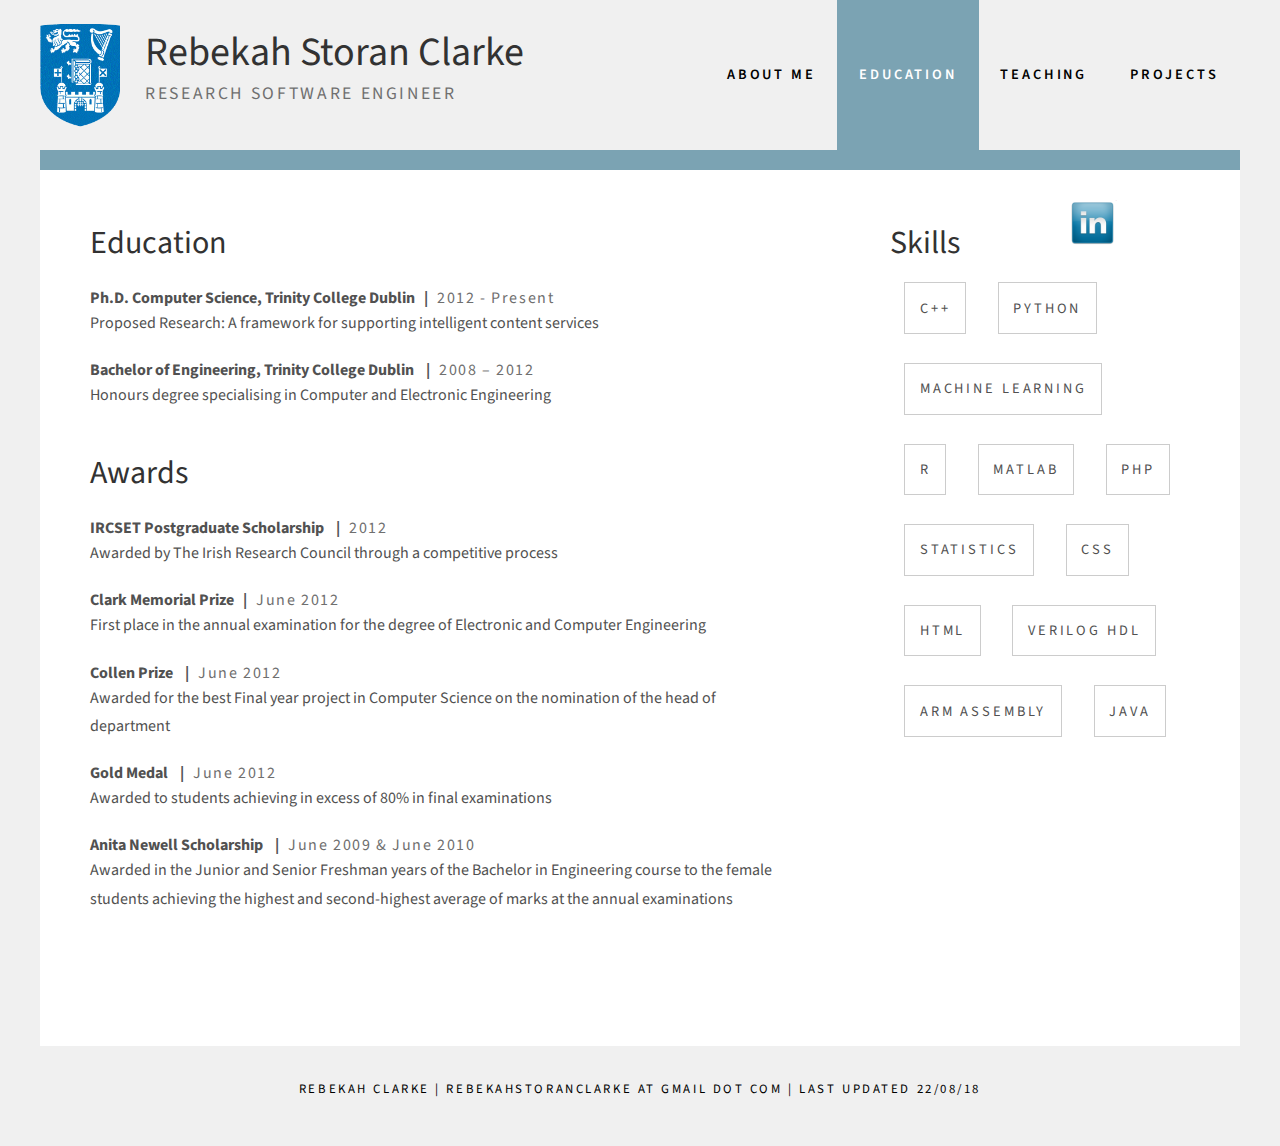
<file: education.html>
<!DOCTYPE html PUBLIC "-//W3C//DTD XHTML 1.0 Strict//EN" "http://www.w3.org/TR/xhtml1/DTD/xhtml1-strict.dtd">

<html xmlns="http://www.w3.org/1999/xhtml">
<head>
	<meta http-equiv="Content-Type" content="text/html; charset=utf-8" />
	<meta name="robots" content="noindex">

	<title>Rebekah Storan Clarke</title>

	<!--Stylesheets -->
	<link href="https://fonts.googleapis.com/css?family=Source+Sans+Pro:200,300,400,600,700,900" rel="stylesheet" />
	<link href="default.css" rel="stylesheet" type="text/css" media="all" />
	<link href="fonts.css" rel="stylesheet" type="text/css" media="all" />
</head>

<body>
<div id="header-wrapper">
<div id="header" class="container">
	
	<div class="title" id="logo">

			<img src="images/tcd-logo.gif" style="float: left; margin: 0px 25px 0px 0px; width:80px;">
			<h2>Rebekah Storan Clarke</h2>
			<span class="byline">Research Software Engineer</span> <br/>
			
			
	</div>

	<div id="menu">
		<ul>
			<li><a href="index.html" accesskey="1" title="">About Me</a></li>
			<li class="current_page_item"> <a href="education.html" accesskey="2" title="">Education</a></li>
			<li><a href="teaching.html" accesskey="2" title="">Teaching</a></li>
			<li><a href="projects.html" accesskey="2" title="">Projects</a></li>
		</ul>
	</div>
</div></div>
<div id="page" class="container">
			<a href="https://www.linkedin.com/pub/rebekah-storan-clarke/47/a34/110"><img src="images/linkedin-icon.png" style="width:50px;position: absolute;  right: 150px; top:190px; padding:10px;"></a>
	<div id="content">

		<h1>Education</h1>
		<h4> Ph.D. Computer Science, Trinity College Dublin&nbsp;&nbsp; |&nbsp;&nbsp; <span class="byline"> 2012 - Present</span></h4>
		<p>Proposed Research: A framework for supporting intelligent content services </p>

		<h4>Bachelor of Engineering, Trinity College Dublin &nbsp;&nbsp; |&nbsp;&nbsp; <span class="byline">2008 – 2012</span></h4>
		<p>Honours degree specialising in Computer and Electronic Engineering</p>

		<h1>Awards</h1>
		<h4>IRCSET Postgraduate Scholarship &nbsp;&nbsp; |&nbsp;&nbsp; <span class="byline">2012</span></h4>
		<p>Awarded by The Irish Research Council through a competitive process</p>

		<h4> Clark Memorial Prize&nbsp;&nbsp; |&nbsp;&nbsp; <span class="byline"> June 2012</span></h4>
		<p>First place in the annual examination for the degree of Electronic and Computer Engineering </p>

		<h4>Collen Prize &nbsp;&nbsp; |&nbsp;&nbsp; <span class="byline">June 2012</span></h4>
		<p>Awarded for the best Final year project in Computer Science on the nomination of the head of department</p>

		<h4>Gold Medal &nbsp;&nbsp; |&nbsp;&nbsp; <span class="byline">June 2012</span></h4>
		<p>Awarded to students achieving in excess of 80% in final examinations</p>

		<h4>Anita Newell Scholarship &nbsp;&nbsp; |&nbsp;&nbsp; <span class="byline">June 2009 & June 2010</span></h4>
		<p>Awarded in the Junior and Senior Freshman years of the Bachelor in Engineering course to the female students achieving the highest and second-highest average of marks at the annual examinations</p>
		<br/><br/><br/>
	</div>
	<div id="sidebar">
		<h1>Skills</h1>
		<div class="button">C++</div>
		<div class="button">Python</div>
		<div class="button">Machine Learning</div>
		<div class="button">R</div>
		<div class="button">Matlab</div>
		<div class="button">PHP</div>
		<div class="button">Statistics</div>
		<div class="button">CSS</div>
		<div class="button">HTML</div>		
		<div class="button">Verilog HDL</div>
		<div class="button">ARM Assembly</div>
		<div class="button">JAVA</div>
		

	</div>
</div>
<div id="copyright">
	<p> Rebekah Clarke | RebekahStoranClarke at gmail dot com | Last Updated 22/08/18</p>
</div>
</body>
</html>
</file>
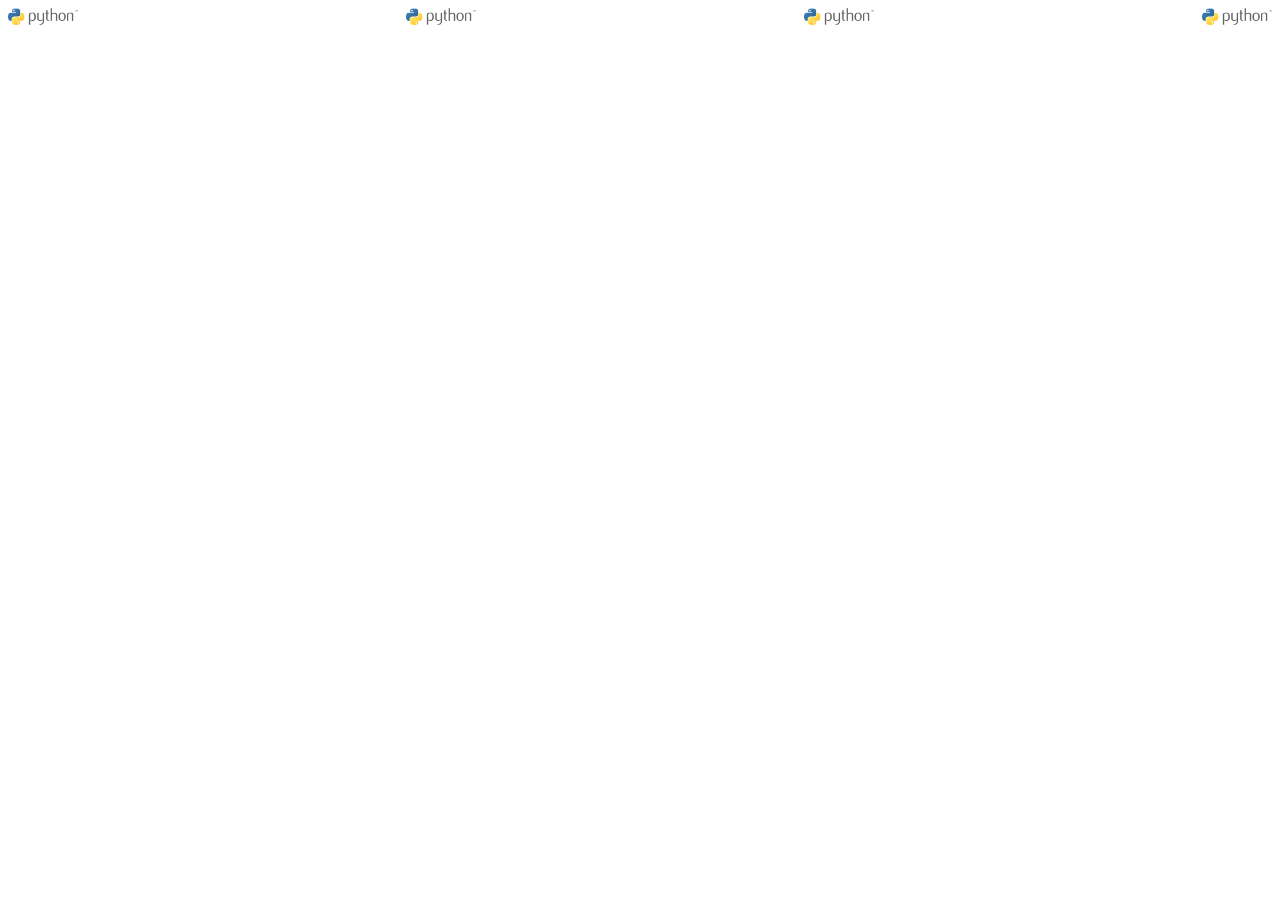
<file: indexbox.html>
<!DOCTYPE html>
<html lang="en" >


<head>

  <meta name="robots" content="noindex">


  
<style>
  .logo-container {
    text-align: justify;
    line-height: 0;
  }

  .logo-container img {
    display: inline-block;
    max-width:70px;
  }

  .logo-container:after {
    content: "";
    width: 100%;
    display: inline-block;
    vertical-align: bottom;
  }

</style>

</head>

<body>

<div class="logo-container">
  <img src="images/python.png" alt="Yodle">
  <img src="images/python.png" alt="Yodle">
  <img src="images/python.png" alt="Yodle">
  <img src="images/python.png" alt="Yodle">
</div>
</body>

</html>
</file>
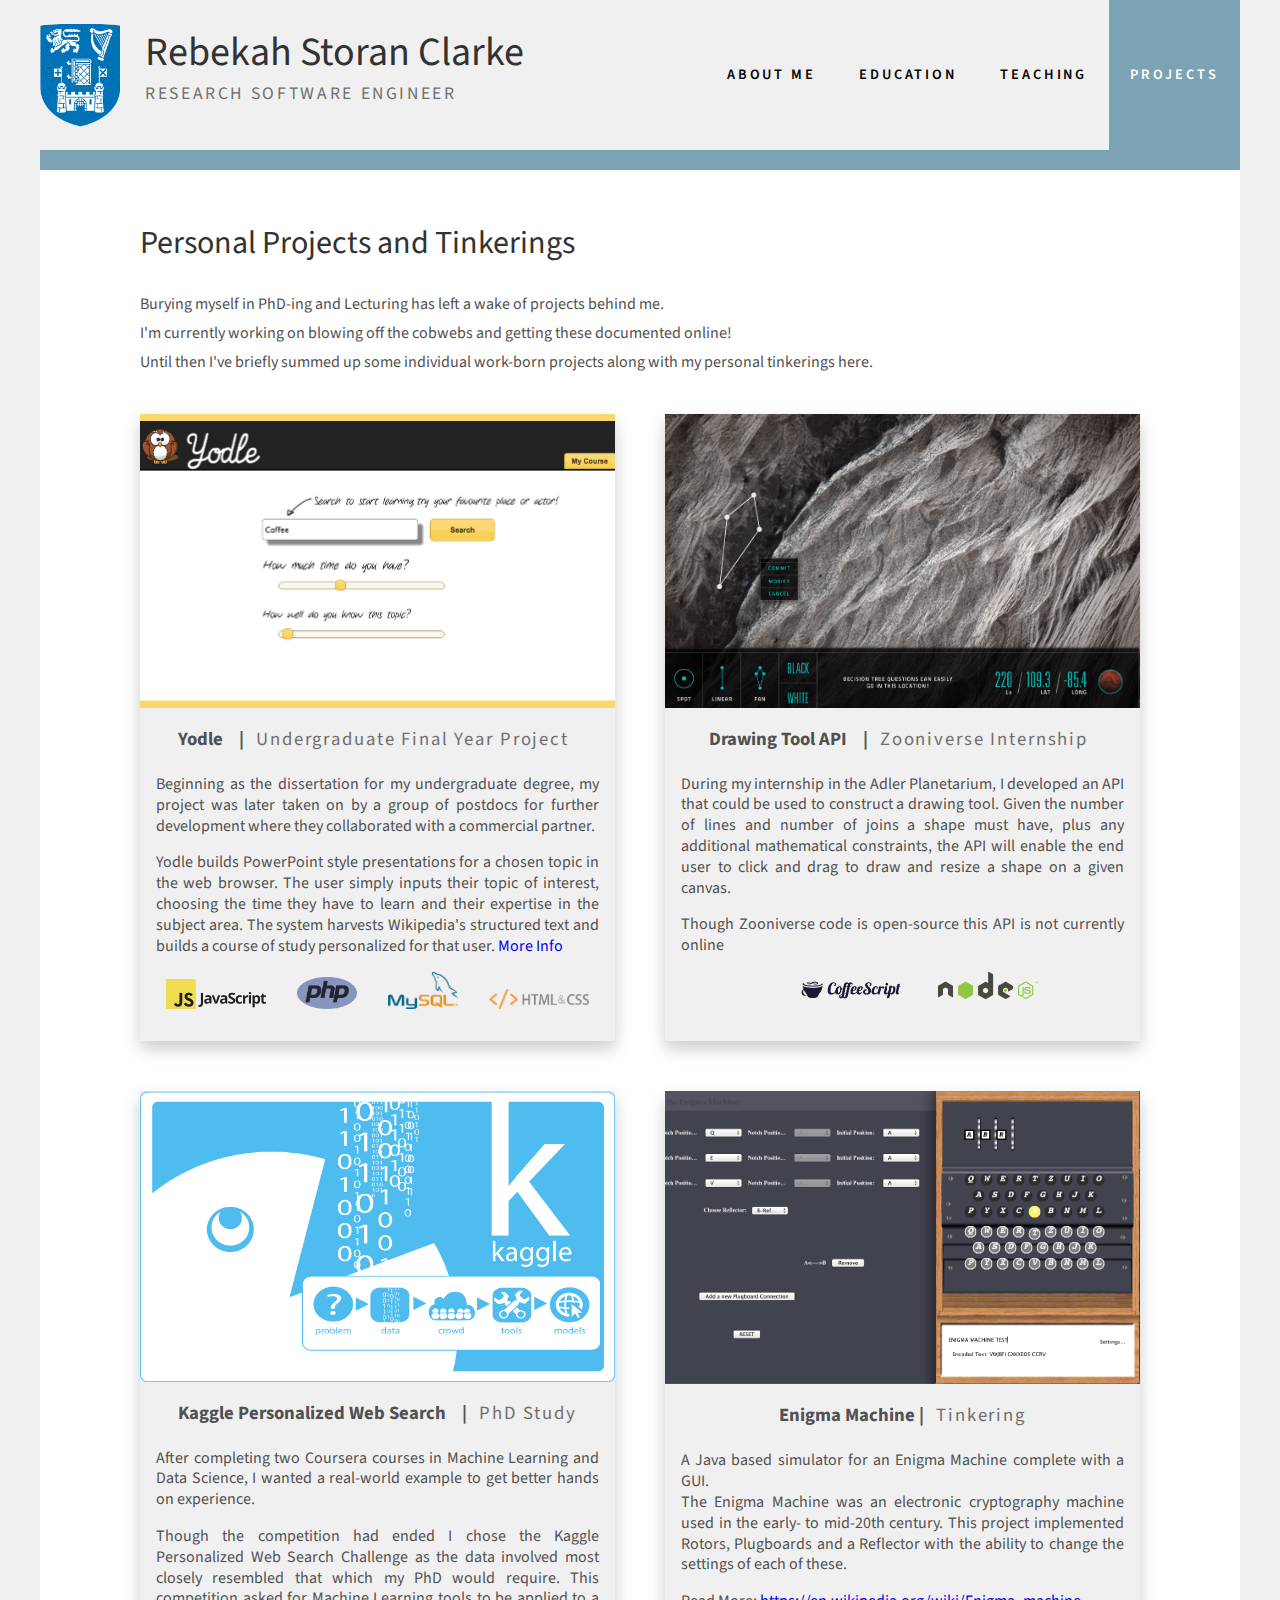
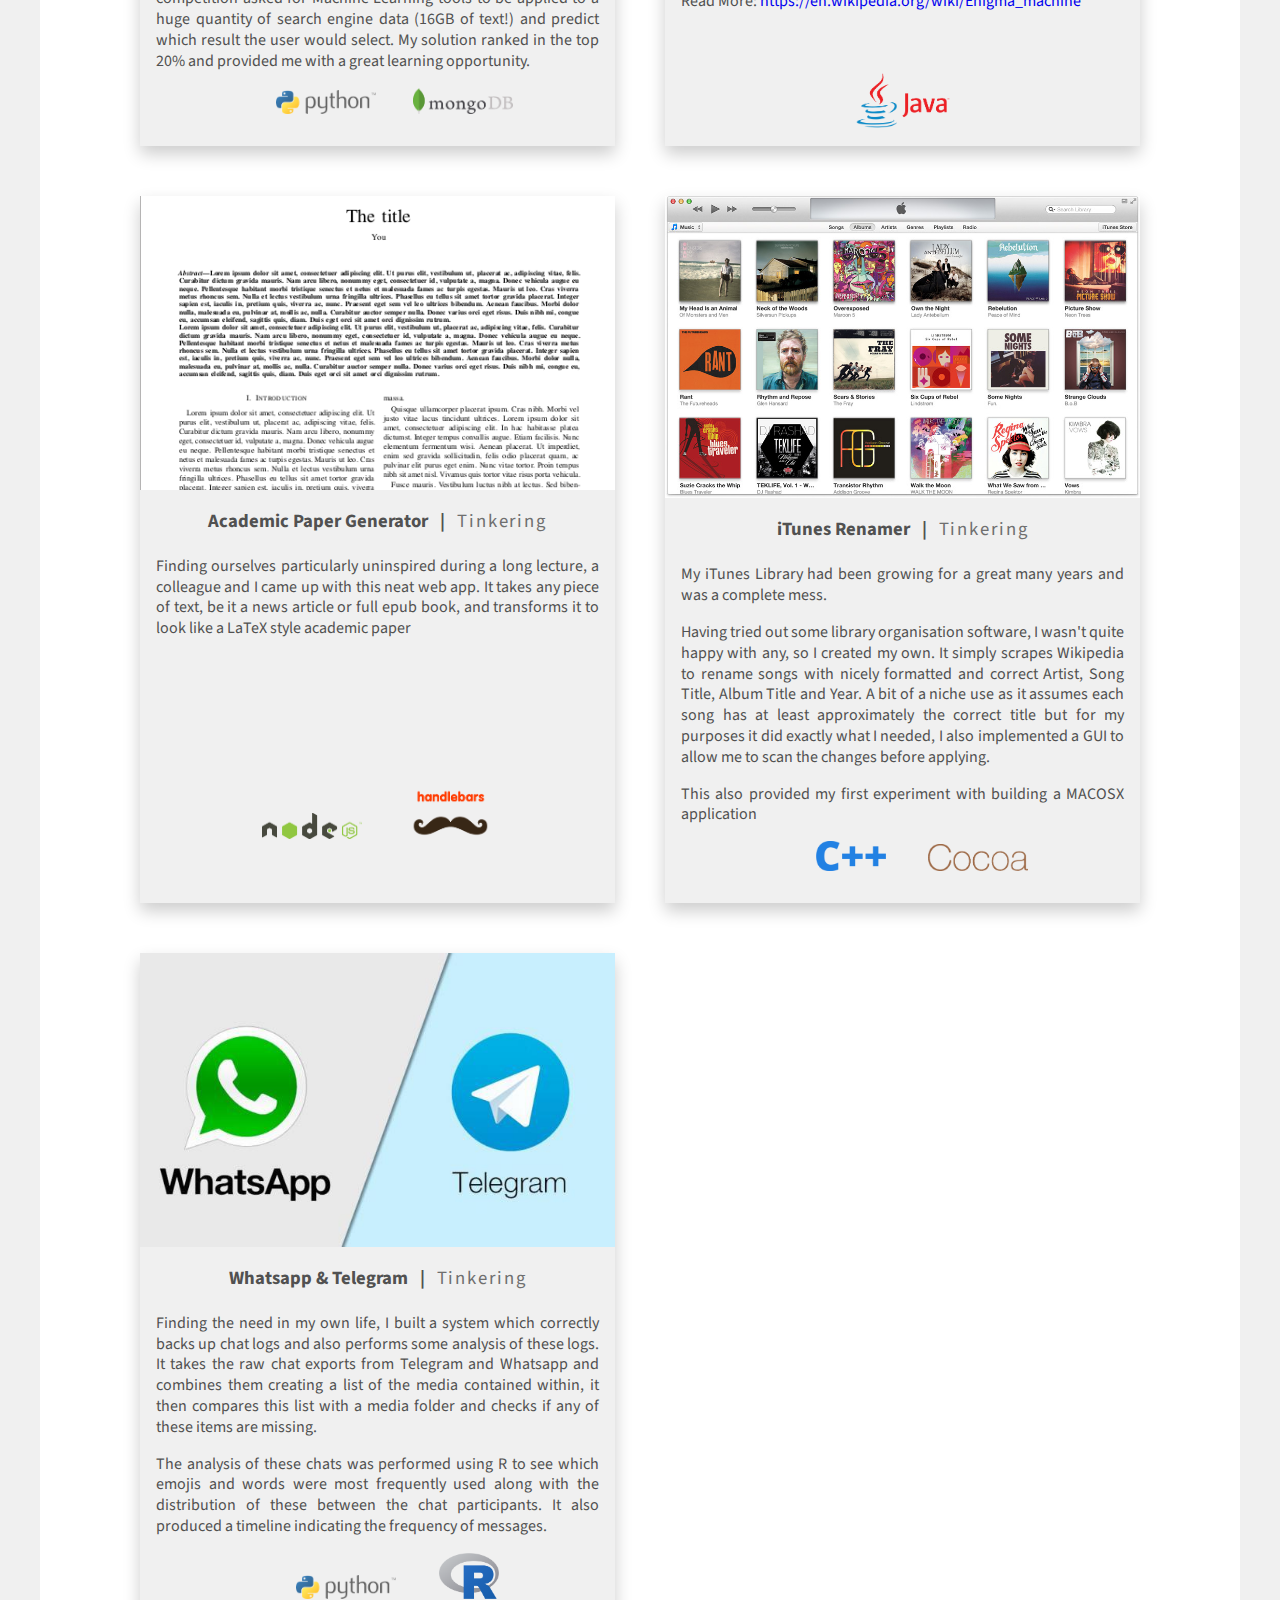
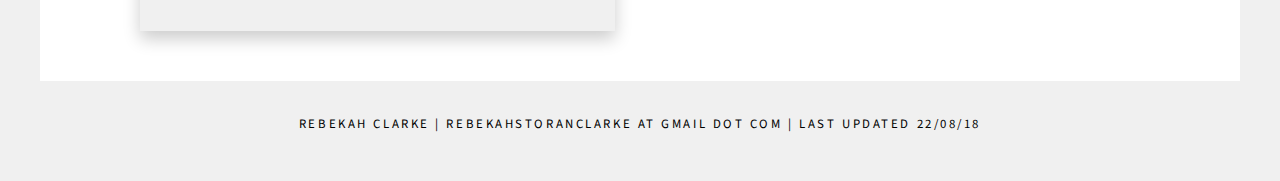
<file: projects.html>
<!DOCTYPE html PUBLIC "-//W3C//DTD XHTML 1.0 Strict//EN" "http://www.w3.org/TR/xhtml1/DTD/xhtml1-strict.dtd">

<html xmlns="http://www.w3.org/1999/xhtml">
<head>
	<meta http-equiv="Content-Type" content="text/html; charset=utf-8" />
	<meta name="robots" content="noindex">

	<title>Rebekah Storan Clarke</title>

	<!-- Stylesheets -->
	<link href="https://fonts.googleapis.com/css?family=Source+Sans+Pro:200,300,400,600,700,900" rel="stylesheet" />
	<link href="default.css" rel="stylesheet" type="text/css" media="all" />
	<link href="fonts.css" rel="stylesheet" type="text/css" media="all" />

</head>
<body>
<div id="header-wrapper">
<div id="header" class="container">
	
	<div class="title" id="logo">

			<img src="images/tcd-logo.gif" style="float: left; margin: 0px 25px 0px 0px; width:80px;">
			<h2>Rebekah Storan Clarke</h2>
			<span class="byline">Research Software Engineer</span> <br/>
			
			
	</div>

		<div id="menu">
		<ul>
			<li><a href="index.html" accesskey="1" title="">About Me</a></li>
			<li><a href="education.html" accesskey="2" title="">Education</a></li>
			<li><a href="teaching.html" accesskey="2" title="">Teaching</a></li>
			<li class="current_page_item"><a href="projects.html" accesskey="2" title="">Projects</a></li>
		</ul>
	</div>
</div></div>
<div id="page" class="container">
	<div id="ccentre">

		<h1>Personal Projects and Tinkerings</h1>
		<br />
		<p>Burying myself in PhD-ing and Lecturing has left a wake of projects behind me. <br />
		I'm currently working on blowing off the cobwebs and getting these documented online! <br />
		Until then I've briefly summed up some individual work-born projects along with my personal tinkerings here.</p>
		<br />		

		<div class="grid-container">

		  <div class="grid-card">
		  	<img src="images/Yodle.png" alt="Yodle">
		  	<div class="card-text">
			  	<h4>Yodle  &nbsp;&nbsp; |&nbsp;&nbsp; <span class="byline">Undergraduate Final Year Project</span>&nbsp;&nbsp; </h4>
			  	<br/>
			  	<p> Beginning as the dissertation for my undergraduate degree, my project was later taken on by a group of postdocs for further development where they collaborated with a commercial partner. </p>
			  	<p>Yodle builds PowerPoint style presentations for a chosen topic in the web browser. The user simply inputs their topic of interest, choosing the time they have to learn and their expertise in the subject area. The system harvests Wikipedia's structured text and builds a course of study personalized for that user.
			  	<a href="https://www.adaptcentre.ie/downloads/license/Yodle_Available_to_License.pdf"> More Info </a></p>

			  	<div class="logo-container">
			  	  <img src="images/js.png" alt="Yodle">
				  <img src="images/php.png" style="width:60px;" alt="Yodle">
				  <img src="images/MySQL.png" style="width:70px;" alt="Yodle">
				  <img src="images/htmlcss.png" style="width:120px;" alt="Yodle">
				</div>

				<br/>

			</div>
		  </div>

		  <div class="grid-card">
		  	<img src="images/mars.jpeg" alt="Yodle">
		  	<div class="card-text">
			  	<h4>Drawing Tool API  &nbsp;&nbsp; |&nbsp;&nbsp; <span class="byline">Zooniverse Internship</span>&nbsp;&nbsp; </h4>
			  	<br/>
			  	<p>During my internship in the Adler Planetarium, I developed an API that could be used to construct a drawing tool.
			  		Given the number of lines and number of joins a shape must have, plus any additional mathematical constraints, the API will enable the end user to click and drag to draw and resize a shape on a given canvas. </p>
			  	<p>Though Zooniverse code is open-source this API is not currently online </p>

			  	<div class="logo-container">
			  	  &nbsp;&nbsp;
				  <img src="images/coffeescript.png" alt="Yodle">
				  <img src="images/nodejs.png" alt="Yodle">
				   &nbsp;&nbsp;
				</div>

			</div>
		  </div>

		  <div class="grid-card">
		  	<img src="images/kaggle.png" alt="Yodle">
		  	<div class="card-text">
			  	<h4>Kaggle Personalized Web Search &nbsp;&nbsp; |&nbsp;&nbsp; <span class="byline">PhD Study</span></h4>
			  	<br/>
			  	<p>After completing two Coursera courses in Machine Learning and Data Science, I wanted a real-world example to get better hands on experience.</p>
			  	<p>Though the competition had ended I chose the Kaggle Personalized Web Search Challenge as the data involved most closely resembled that which my PhD would require. This competition asked for Machine Learning tools to be applied to a huge quantity of search engine data (16GB of text!) and predict which result the user would select. My solution ranked in the top 20% and provided me with a great learning opportunity.
			  	</p>

			  	<div class="logo-container">
			  		&nbsp;&nbsp;
				  <img src="images/python.png" alt="Yodle">
				  <img src="images/mongodb.png" alt="Yodle">
				  &nbsp;&nbsp;
				</div>

				<br/>

			</div>
		  </div>

		  <div class="grid-card">
		  	<img src="images/enigma.png" alt="Yodle">
		  	<div class="card-text">
			  	<h4>Enigma Machine |&nbsp;&nbsp; <span class="byline">Tinkering</span></h4>
			  	<br/>
			  	<p>A Java based simulator for an Enigma Machine complete with a GUI. <br />
			  		The Enigma Machine was an electronic cryptography machine used in the early- to mid-20th century. 
			  		This project implemented Rotors, Plugboards and a Reflector with the ability to change the settings of each of these.
			  		</p>
					<p>Read More: <a href="https://en.wikipedia.org/wiki/Enigma_machine">https://en.wikipedia.org/wiki/Enigma_machine</a>
				</p>
				<br/>
				<br/>

			  	<div class="logo-container" style="text-align:center;">
				  <img src="images/java.png" alt="Yodle">
				</div>

			</div>
		  </div>



		<div class="grid-card">
		  	<img src="images/article.png" alt="Yodle">
		  	<div class="card-text">
			  	<h4>Academic Paper Generator &nbsp;&nbsp;|&nbsp;&nbsp; <span class="byline">Tinkering</span></h4>
			  	<br/>
			  	<p>Finding ourselves particularly uninspired during a long lecture, a colleague and I came up with this neat web app.
			  		It takes any piece of text, be it a news article or full epub book, and transforms it to look like a LaTeX style academic paper
			  	 </p>
			  	 <br />
			  	 <br />
			  	 <br />
			  	 <br />
			  	 <br />
			  	 <br/>
			  	
			  	<div class="logo-container">
			  	  &nbsp;
				  <img src="images/nodejs.png" alt="Yodle">
				  <img src="images/handlebars-js.png" style="width:80px;" alt="Yodle">
				  &nbsp;&nbsp;
				</div>

			</div>
		  </div>

		<div class="grid-card">
		  	<img src="images/itunes.jpg" alt="Yodle">
		  	<div class="card-text">
			  	<h4>iTunes Renamer &nbsp;&nbsp;|&nbsp;&nbsp; <span class="byline">Tinkering</span></h4>
			  	<br/>
			  	<p>My iTunes Library had been growing for a great many years and was a complete mess. </p> 
			  	<p>Having tried out some library organisation software, I wasn't quite happy with any, so I created my own.
			  	   It simply scrapes Wikipedia to rename songs with nicely formatted and correct Artist, Song Title, Album Title and Year.
			  	   A bit of a niche use as it assumes each song has at least approximately the correct title but for my purposes it did exactly what I needed, I also implemented a GUI to allow me to scan the changes before applying.
			  	</p>
			  	<p> This also provided my first experiment with building a MACOSX application </p>

			 <div class="logo-container">
			 	&nbsp;&nbsp;
			 	  <img src="images/c++.png" style="width:70px;" alt="Yodle">
				  <img src="images/cocoa2.png" alt="Yodle">
				  &nbsp;&nbsp;
				</div>
			</div>

			<br/>

		</div>

		<div class="grid-card">
		  	<img src="images/whatsapp.jpg" alt="Yodle">
		  	<div class="card-text">
			  	<h4>Whatsapp &amp; Telegram &nbsp;&nbsp;|&nbsp;&nbsp; <span class="byline">Tinkering</span></h4>
			  	<br/>
			  	<p>Finding the need in my own life, I built a system which correctly backs up chat logs and also performs some analysis of these logs.
			  		It takes the raw chat exports from Telegram and Whatsapp and combines them creating a list of the media contained within, it then compares this list with a media folder and checks if any of these items are missing.</p>
			  	<p> The analysis of these chats was performed using R to see which emojis and words were most frequently used along with the distribution of these between the chat participants. It also produced a timeline indicating the frequency of messages.</p>


			 <div class="logo-container">
			 	&nbsp;&nbsp;
				  <img src="images/python.png" alt="Yodle">
				  <img src="images/r.png" style="width:60px;" alt="Yodle">
				  &nbsp;&nbsp;
				</div>
			</div>

			<br/>

		</div>

		</div> 


	</div>

</div>
<div id="copyright">
	<p> Rebekah Clarke | RebekahStoranClarke at gmail dot com | Last Updated 22/08/18</p>
</div>
</body>
</html>
</file>
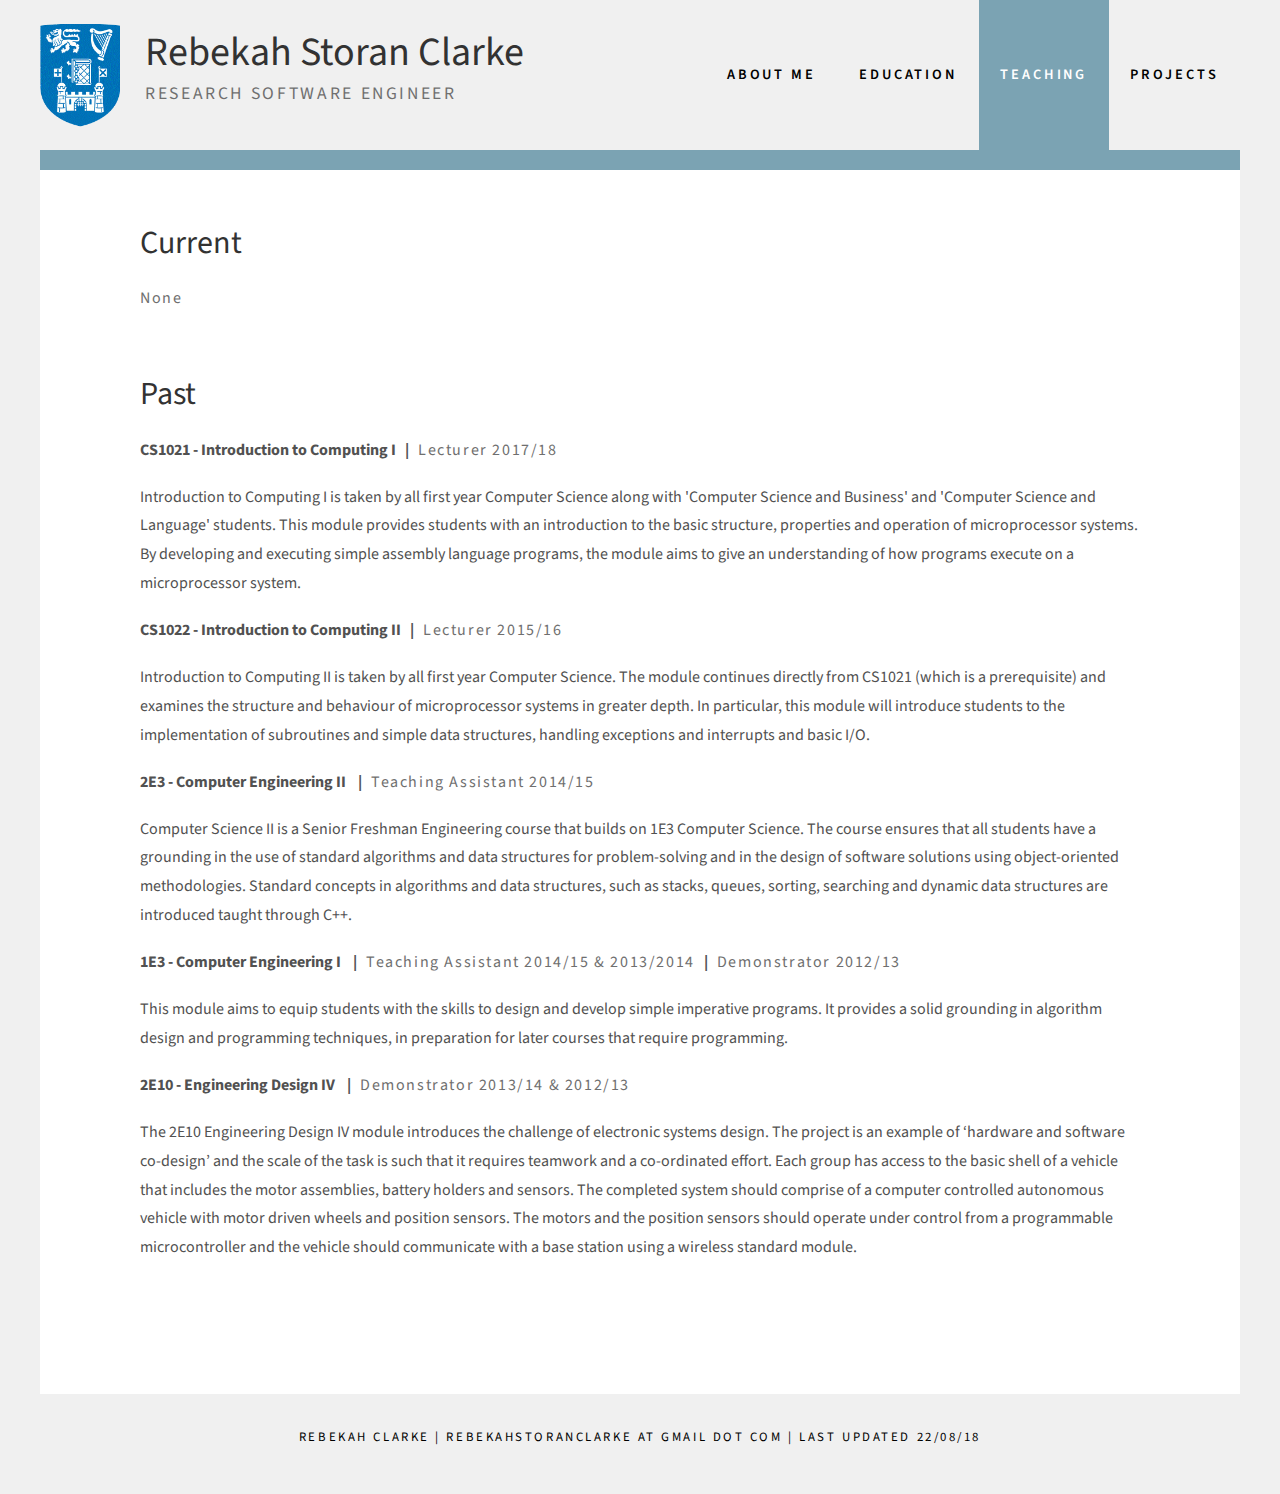
<file: teaching.html>
<!DOCTYPE html PUBLIC "-//W3C//DTD XHTML 1.0 Strict//EN" "http://www.w3.org/TR/xhtml1/DTD/xhtml1-strict.dtd">

<html xmlns="http://www.w3.org/1999/xhtml">
<head>
	<meta http-equiv="Content-Type" content="text/html; charset=utf-8" />
	<meta name="robots" content="noindex">

	<title>Rebekah Storan Clarke</title>

	<!--Stylesheets -->
	<link href="https://fonts.googleapis.com/css?family=Source+Sans+Pro:200,300,400,600,700,900" rel="stylesheet" />
	<link href="default.css" rel="stylesheet" type="text/css" media="all" />
	<link href="fonts.css" rel="stylesheet" type="text/css" media="all" />
</head>
<body>
<div id="header-wrapper">
<div id="header" class="container">
	
	<div class="title" id="logo">

			<img src="images/tcd-logo.gif" style="float: left; margin: 0px 25px 0px 0px; width:80px;">
			<h2>Rebekah Storan Clarke</h2>
			<span class="byline">Research Software Engineer</span> <br/>
			
			
	</div>

		<div id="menu">
		<ul>
			<li><a href="index.html" accesskey="1" title="">About Me</a></li>
			<li><a href="education.html" accesskey="2" title="">Education</a></li>
			<li class="current_page_item"><a href="teaching.html" accesskey="2" title="">Teaching</a></li>
			<li><a href="projects.html" accesskey="2" title="">Projects</a></li>
		</ul>
	</div>
</div></div>
<div id="page" class="container">
	<div id="ccentre">

		<h1>Current</h1>

		<h4> <span class="byline">None</span></h4><br/>

		
		<h1>Past</h1>

		<h4>CS1021 - Introduction to Computing I&nbsp;&nbsp; |&nbsp;&nbsp; <span class="byline">Lecturer 2017/18</span></h4><br/>
		<p>Introduction to Computing I is taken by all first year Computer Science along with 'Computer Science and Business' and 'Computer Science and Language' students. This module provides students with an introduction to the basic structure, properties and operation of microprocessor systems. By developing and executing simple assembly language programs, the module aims to give an understanding of how programs execute on a microprocessor system.</p>
		
		<h4>CS1022 - Introduction to Computing II&nbsp;&nbsp; |&nbsp;&nbsp; <span class="byline">Lecturer 2015/16</span></h4><br/>
		<p>Introduction to Computing II is taken by all first year Computer Science. The module continues directly from CS1021 (which is a prerequisite) and examines the structure and behaviour of microprocessor systems in greater depth. In particular, this module will introduce students to the implementation of subroutines and simple data structures, handling exceptions and interrupts and basic I/O.</p>

		<h4>2E3 - Computer Engineering II  &nbsp;&nbsp; |&nbsp;&nbsp; <span class="byline">Teaching Assistant 2014/15</span></h4><br/>
		<p>Computer Science II is a Senior Freshman Engineering course that builds on 1E3 Computer Science. The course ensures that all students have a grounding in the use of standard algorithms and data structures for problem-solving and in the design of software solutions using object-oriented methodologies. Standard concepts in algorithms and data structures, such as stacks, queues, sorting, searching and dynamic data structures are introduced taught through C++.</p>

		<h4>1E3 - Computer Engineering I  &nbsp;&nbsp; |&nbsp;&nbsp; <span class="byline">Teaching Assistant 2014/15 & 2013/2014</span>&nbsp;&nbsp; |&nbsp;&nbsp; <span class="byline">Demonstrator 2012/13</span></h4><br/>
		<p>This module aims to equip students with the skills to design and develop simple imperative programs. It provides a solid grounding in algorithm design and programming techniques, in preparation for later courses that require programming.</p>

		<h4>2E10 - Engineering Design IV  &nbsp;&nbsp; |&nbsp;&nbsp; <span class="byline">Demonstrator 2013/14 & 2012/13 </span></h4><br/>
		<p>The 2E10 Engineering Design IV module introduces the challenge of electronic systems design. The project is an example of ‘hardware and software co-design’ and the scale of the task is such that it requires teamwork and a co-ordinated effort. Each group has access to the basic shell of a vehicle that includes the motor assemblies, battery holders and sensors. The completed system should comprise of a computer controlled autonomous vehicle with motor driven wheels and position sensors. The motors and the position sensors should operate under control from a programmable microcontroller and the vehicle should communicate with a base station using a wireless standard module.</p>
		<br /><br /><br />
	</div>

</div>
<div id="copyright">
	<p> Rebekah Clarke | RebekahStoranClarke at gmail dot com | Last Updated 22/08/18</p>
</div>
</body>
</html>
</file>
<file: default.css>
.grid-container {
  display: grid;
  grid-template-columns: auto auto;
  grid-column-gap: 50px;
  grid-row-gap: 50px;
}
.grid-card {
  background-color: #F0F0F0; 
  box-shadow: 0 8px 16px 0 rgba(0,0,0,0.2);
  transition: 0.3s;
  width: 475px;
}

.grid-card:hover {
    box-shadow: 0 16px 80px 0 rgba(0,0,0,0.2);
}

.card-text {
	text-align: justify;
    padding: 2px 16px 10px 16px;
}

.grid-card h4{
  margin-top: 10px;
  text-align: center;
  font-size: 14pt;
}

.grid-card img
{
  width: 100%;
}

.card-text p
	{
		line-height: 130%;
	}

  .logo-container {
    text-align: justify;
    line-height: 0;
    margin: 0px 10px 0px 10px;
  }

  .logo-container img {
    display: inline-block;
    max-width: 100px;
  }

  .logo-container:after {
    content: "";
    width: 100%;
    display: inline-block;
    vertical-align: bottom;
  }

	html, body
	{
		height: 100%;
	}
	
	body
	{
		margin: 0px;
		padding: 0px;
		background: #F0F0F0;
		font-family: 'Source Sans Pro', sans-serif;
		font-size: 12pt;
		font-weight: 400;
		color: #515151;
	}
	
	
	h1, h2, h3
	{
		margin: 0;
		padding: 0;
		color: #323232; /* Darker */
		font-weight: 400; /* thin */
	}

	h4
	{
		margin-bottom: 0;
		padding: 0;
	}
	
	p, ol, ul
	{
		margin-top: 0;
	}
	
	ol, ul
	{
		padding: 0;
		list-style: none;
	}
	
	p
	{
		line-height: 180%;
	}
	
	strong
	{
	}
	
	a
	{
		text-decoration: none;
	}
	
	a:hover
	{
		text-decoration: none;
	}
	
	.container
	{
		margin: 0em auto;
		width: 1200px;
	}
	
/*********************************************************************************/
/* Image Style                                                                   */
/*********************************************************************************/

	.image
	{
		display: inline-block;
	}
	
	.image img
	{
		display: block;
		width: 100%;
	}
	
	.image-full
	{
		display: block;
		width: 75%;
		margin: 0 0 2em 2em;
	}
	
	.image-left
	{
		float: left;
		margin: 0 2em 2em 0;
	}
	
	.image-centered
	{
		display: block;
		margin: 0 0 2em 0;
	}
	
	.image-centered img
	{
		margin: 0 auto;
		width: auto;
	}

/*********************************************************************************/
/* List Styles                                                                   */
/*********************************************************************************/

	ul.style1
	{
		margin: 0;
		padding: 0em 0em 0em 0em;
		overflow: hidden;
		list-style: none;
		color: #6c6c6c
	}
	
	ul.style1 li
	{
		overflow: hidden;
		display: block;
		padding: 2.80em 0em;
		border-top: 1px solid #D1CFCE;
	}
	
	ul.style1 li:first-child
	{
		padding-top: 0;
		border-top: none;
	}
	
	ul.style1 .image-left
	{
		margin-bottom: 0;
	}
	
	ul.style1 h3
	{
		padding: 1.2em 0em 1em 0em;
		letter-spacing: 0.10em;
		text-transform: uppercase;
		font-size: 1.2em;
		font-weight: 600;
		color: #454445;
	}
	
	ul.style1 a
	{
		text-decoration: none;
		color: #525252;
	}

	ul.style1 a:hover
	{
		text-decoration: underline;
		color: #525252;
	}

	ul.style2
	{
		margin: 0;
		padding-top: 1em;
		list-style: none;
	}
	
	ul.style2 li
	{
		border-top: solid 1px #E5E5E5;
		padding: 0.80em 0;
	}
	
	ul.style2 li:first-child
	{
		border-top: 0;
		padding-top: 0;
	}


/*********************************************************************************/
/* Social Icon Styles                                                            */
/*********************************************************************************/

	ul.contact
	{
		margin: 0;
		padding: 2em 0em 0em 0em;
		list-style: none;
	}
	
	ul.contact li
	{
		display: inline-block;
		padding: 0em 0.30em;
		font-size: 1em;
	}
	
	ul.contact li span
	{
		display: none;
		margin: 0;
		padding: 0;
	}
	
	ul.contact li a
	{
		color: #FFF;
	}
	
	ul.contact li a:before
	{
		display: inline-block;
		background: #3f3f3f;
		width: 40px;
		height: 40px;
		line-height: 40px;
		border-radius: 20px;
		text-align: center;
		color: #FFFFFF;
	}
	
	ul.contact li a.icon-twitter:before { background: #2DAAE4; }
	ul.contact li a.icon-facebook:before { background: #39599F; }
	ul.contact li a.icon-dribbble:before { background: #C4376B;	}
	ul.contact li a.icon-tumblr:before { background: #31516A; }
	ul.contact li a.icon-rss:before { background: #F2600B; }

/*********************************************************************************/
/* Button Style                                                                  */
/*********************************************************************************/

	.button
	{
		display: inline-block;
		padding: 1em 1em 1em 1em;
		margin: 1em 1em 1em 1em;;
		letter-spacing: 0.20em;
		text-decoration: none;
		text-transform: uppercase;
		font-weight: 400;
		font-size: 0.90em;
		border: 1px solid #CCC;
	}
	
	.button:before
	{
		display: inline-block;
		background: #FFC31F;
		margin-right: 1em;
		width: 40px;
		height: 40px;
		line-height: 40px;
		border-radius: 20px;
		text-align: center;
		color: #272925;
	}
		
/*********************************************************************************/
/* Heading Titles                                                                */
/*********************************************************************************/

	.title
	{
		margin-bottom: 3em;
	}

	.title h2
	{
		font-weight: 400;
		font-size: 2.5em;
		color: #323232;
	}
	
	.title .byline
	{
		letter-spacing: 0.15em;
		text-transform: uppercase;
		font-weight: 400;
		font-size: 1.1em;
		color: #6F6F6F;
	}

	.byline
	{
		letter-spacing: 0.1em;
		font-weight: 400;
		color: #6F6F6F;
	}

	h1
	{
		margin: 40px 0px 2px 0px;
	}

/*********************************************************************************/
/* Header                                                                        */
/*********************************************************************************/
	
	#header-wrapper
	{
	}

	#header
	{
		position: relative;
		height: 150px;
	}

/*********************************************************************************/
/* Logo                                                                          */
/*********************************************************************************/

	#logo
	{
		position: absolute;
		top: 1.5em;
		left: 0px;
		width: 100%;
	}
	
	#logo h1
	{
		display: inline-block;
		font-size: 2em;
		text-transform: uppercase;
		font-weight: 700;
		color: #000;
	}
	
	#logo a
	{
		text-decoration: none;
		color: #000;
	}

/*********************************************************************************/
/* Menu                                                                          */
/*********************************************************************************/

	#menu
	{
		position: absolute;
		right: 0px;
		top: 0;
	}
	
	#menu ul
	{
		display: inline-block;
	}
	
	#menu li
	{
		display: block;
		float: left;
		text-align: center;
	}
	
	#menu li a, #menu li span
	{
		display: block;
		padding: 0em 1.5em;
		height: 150px;
		letter-spacing: 0.20em;
		line-height: 150px;
		text-decoration: none;
		font-size: 0.90em;
		font-weight: 600;
		text-transform: uppercase;
		outline: 0;
		color: #000;
	}
	
	#menu li:hover a, #menu li.active a, #menu li.active span
	{
	}
	
	#menu .current_page_item a
	{
		background: #7BA3B3;
		color: #FFFFFF;
	}
	


/*********************************************************************************/
/* Banner                                                                        */
/*********************************************************************************/

	#banner
	{
		background-color: #7BA3B3;
		min-height: 30px;
		color: white;
		line-height: 30px;
	}

	#banner h2
	{
		padding: 20px 0px 0px 30px;
		color: white;
	}

/*********************************************************************************/
/* Page                                                                          */
/*********************************************************************************/

	#page
	{
		overflow: hidden;
		background-color: #FFF;
		border-top: 20px solid #7BA3B3;
	}

/*********************************************************************************/
/* Content                                                                       */
/*********************************************************************************/

	#content
	{
		float: left;
		width: 700px;
		padding: 10px 50px 50px 50px;
		background-color: #FFFFFF;
	}

/*********************************************************************************/
/* Content                                                                       */
/*********************************************************************************/

	#ccentre
	{
		float: left;
		width: 1000px;
		padding: 10px 100px 50px 100px;
		background-color: #FFFFFF;
	}

/*********************************************************************************/
/* Sidebar                                                                       */
/*********************************************************************************/

	#sidebar
	{
		float: right;
		width: 300px;
		padding: 10px 50px 50px 50px;
	}

	#stwo-col
	{
		margin-top: 2em;
	}

	#stwo-col h2
	{
		display: block;
		padding-bottom: 1.5em;
		letter-spacing: 0.10em;
		text-transform: uppercase;
		font-size: 1.2em;
		font-weight: 600;
		color: #454445;
	}

	#stwo-col .sbox1
	{
		float: left;
		width: 230px;
	}

	#stwo-col .sbox2
	{
		float: right;
		width: 230px;
	}

/*********************************************************************************/
/* Footer                                                                        */
/*********************************************************************************/

	#footer
	{
	}

/*********************************************************************************/
/* Copyright                                                                     */
/*********************************************************************************/

	#copyright
	{
		overflow: hidden;
		padding: 2em 0em;
	}
	
	#copyright p
	{
		letter-spacing: 0.20em;
		text-align: center;
		text-transform: uppercase;
		font-size: 0.80em;
		color: #000;
	}
	
	#copyright a
	{
		text-decoration: none;
		color: #000;
	}

/*********************************************************************************/
/* One Column                                                                    */
/*********************************************************************************/

	#onecolumn
	{
		margin-top: 4em;
	}
	
	#onecolumn .title
	{
		margin-bottom: 1em;
	}

	#onecolumn .title h2
	{
		font-size: 1.8em;
	}

/*********************************************************************************/
/*                                                                   */
/*********************************************************************************/
	.solidContainer
	{
		border-bottom:2px solid rgba(0, 0, 0, 1);
		border-top:2px solid rgba(0, 0, 0, 1);
		padding: 5px;
	}

	.dottedContainer
	{
		border-bottom:2px dotted rgba(0, 0, 0, 1);
		border-top:2px dotted rgba(0, 0, 0, 1);
		padding: 5px;
	}

	.dottedItem
	{
		border-right: 2px dotted rgba(0, 0, 0, 1);   
		padding: 5px 25px 5px 15px;
		display:inline;
	}

	.dottedItem:first-child
	{
		padding-left: 0px;
	}

	.dottedItem:last-child
	{
		border-right:  0px;   
		padding-right: 0px;
	}

/*********************************************************************************/
/* Table Style                                                                   */
/*********************************************************************************/


table{  
  margin:0;
  padding:0;
  background:#f6f3f7;
  width:100%;
  min-width:500px;
  border-collapse:collapse;  
  color:#6b6b6b;
 }

  tr
  {
    height:40px;
    /*background:#f6f3f7;*/
    border-bottom:rgba(0,0,0,.05) 1px solid;

  }
  
  td
  {      
    padding-left:10px;   
  }

  thead
  {
    background:#7BA3B3;
    color:#FFFFFF; 
    text-transform: uppercase;
    width:100%;
 }
</file>
<file: fonts.css>
@charset 'UTF-8';

@font-face
{
	font-family: 'FontAwesome';
	src: url('fonts/fontawesome-webfont.eot?v=3.0.1');
	src: url('fonts/fontawesome-webfont.eot?#iefix&v=3.0.1') format('embedded-opentype'),
	     url('fonts/fontawesome-webfont.woff?v=3.0.1') format('woff'),
	     url('fonts/fontawesome-webfont.ttf?v=3.0.1') format('truetype'),
	     url('fonts/fontawesome-webfont.svg#FontAwesome') format('svg');
	font-weight: normal;
	font-style: normal;
}

@font-face
{
	font-family: 'Font-Awesome-Social';
	src: url('fonts/fontawesome-social-webfont.eot');
	src: url('fonts/fontawesome-social-webfont.eot?#iefix') format('embedded-opentype'),
	     url('fonts/fontawesome-social-webfont.woff') format('woff'),
		 url('fonts/fontawesome-social-webfont.ttf') format('truetype'),
		 url('fonts/fontawesome-social-webfont.svg#Font-Awesome-More') format('svg');
	font-weight: normal;
	font-style: normal;
}

/*********************************************************************************/
/* Icons                                                                         */
/*********************************************************************************/

	/*
		Powered by:
		
		Font Awesome (http://fortawesome.github.com/Font-Awesome/)
		Font Awesome More (http://gregoryloucas.github.com/Font-Awesome-More/)
	*/

	.icon
	{
		text-decoration: none;
	}

		.icon:before
		{
			font-size: 1.25em;
			text-decoration: none;
			font-family: FontAwesome;
			font-weight: normal;
			font-style: normal;
			-webkit-text-rendering: optimizeLegibility;
			-moz-text-rendering: optimizeLegibility;
			-ms-text-rendering: optimizeLegibility;
			-o-text-rendering: optimizeLegibility;
			text-rendering: optimizeLegibility;
			-webkit-font-smoothing: antialiased;
			-moz-font-smoothing: antialiased;
			-ms-font-smoothing: antialiased;
			-o-font-smoothing: antialiased;
			font-smoothing: antialiased;
			-webkit-font-feature-settings: "liga" 1, "dlig" 1;
			-moz-font-feature-settings: "liga=1, dlig=1";
			-ms-font-feature-settings: "liga" 1, "dlig" 1;
			-o-font-feature-settings: "liga" 1, "dlig" 1;
			font-feature-settings: "liga" 1, "dlig" 1;
		}

		.icon-glass:before                { content: "\f000"; }
		.icon-music:before                { content: "\f001"; }
		.icon-search:before               { content: "\f002"; }
		.icon-envelope:before             { content: "\f003"; }
		.icon-heart:before                { content: "\f004"; }
		.icon-star:before                 { content: "\f005"; }
		.icon-star-empty:before           { content: "\f006"; }
		.icon-user:before                 { content: "\f007"; }
		.icon-film:before                 { content: "\f008"; }
		.icon-th-large:before             { content: "\f009"; }
		.icon-th:before                   { content: "\f00a"; }
		.icon-th-list:before              { content: "\f00b"; }
		.icon-ok:before                   { content: "\f00c"; }
		.icon-remove:before               { content: "\f00d"; }
		.icon-zoom-in:before              { content: "\f00e"; }

		.icon-zoom-out:before             { content: "\f010"; }
		.icon-off:before                  { content: "\f011"; }
		.icon-signal:before               { content: "\f012"; }
		.icon-cog:before                  { content: "\f013"; }
		.icon-trash:before                { content: "\f014"; }
		.icon-home:before                 { content: "\f015"; }
		.icon-file:before                 { content: "\f016"; }
		.icon-time:before                 { content: "\f017"; }
		.icon-road:before                 { content: "\f018"; }
		.icon-download-alt:before         { content: "\f019"; }
		.icon-download:before             { content: "\f01a"; }
		.icon-upload:before               { content: "\f01b"; }
		.icon-inbox:before                { content: "\f01c"; }
		.icon-play-circle:before          { content: "\f01d"; }
		.icon-repeat:before               { content: "\f01e"; }

		/* \f020 doesn't work in Safari. all shifted one down */
		.icon-refresh:before              { content: "\f021"; }
		.icon-list-alt:before             { content: "\f022"; }
		.icon-lock:before                 { content: "\f023"; }
		.icon-flag:before                 { content: "\f024"; }
		.icon-headphones:before           { content: "\f025"; }
		.icon-volume-off:before           { content: "\f026"; }
		.icon-volume-down:before          { content: "\f027"; }
		.icon-volume-up:before            { content: "\f028"; }
		.icon-qrcode:before               { content: "\f029"; }
		.icon-barcode:before              { content: "\f02a"; }
		.icon-tag:before                  { content: "\f02b"; }
		.icon-tags:before                 { content: "\f02c"; }
		.icon-book:before                 { content: "\f02d"; }
		.icon-bookmark:before             { content: "\f02e"; }
		.icon-print:before                { content: "\f02f"; }

		.icon-camera:before               { content: "\f030"; }
		.icon-font:before                 { content: "\f031"; }
		.icon-bold:before                 { content: "\f032"; }
		.icon-italic:before               { content: "\f033"; }
		.icon-text-height:before          { content: "\f034"; }
		.icon-text-width:before           { content: "\f035"; }
		.icon-align-left:before           { content: "\f036"; }
		.icon-align-center:before         { content: "\f037"; }
		.icon-align-right:before          { content: "\f038"; }
		.icon-align-justify:before        { content: "\f039"; }
		.icon-list:before                 { content: "\f03a"; }
		.icon-indent-left:before          { content: "\f03b"; }
		.icon-indent-right:before         { content: "\f03c"; }
		.icon-facetime-video:before       { content: "\f03d"; }
		.icon-picture:before              { content: "\f03e"; }

		.icon-pencil:before               { content: "\f040"; }
		.icon-map-marker:before           { content: "\f041"; }
		.icon-adjust:before               { content: "\f042"; }
		.icon-tint:before                 { content: "\f043"; }
		.icon-edit:before                 { content: "\f044"; }
		.icon-share:before                { content: "\f045"; }
		.icon-check:before                { content: "\f046"; }
		.icon-move:before                 { content: "\f047"; }
		.icon-step-backward:before        { content: "\f048"; }
		.icon-fast-backward:before        { content: "\f049"; }
		.icon-backward:before             { content: "\f04a"; }
		.icon-play:before                 { content: "\f04b"; }
		.icon-pause:before                { content: "\f04c"; }
		.icon-stop:before                 { content: "\f04d"; }
		.icon-forward:before              { content: "\f04e"; }

		.icon-fast-forward:before         { content: "\f050"; }
		.icon-step-forward:before         { content: "\f051"; }
		.icon-eject:before                { content: "\f052"; }
		.icon-chevron-left:before         { content: "\f053"; }
		.icon-chevron-right:before        { content: "\f054"; }
		.icon-plus-sign:before            { content: "\f055"; }
		.icon-minus-sign:before           { content: "\f056"; }
		.icon-remove-sign:before          { content: "\f057"; }
		.icon-ok-sign:before              { content: "\f058"; }
		.icon-question-sign:before        { content: "\f059"; }
		.icon-info-sign:before            { content: "\f05a"; }
		.icon-screenshot:before           { content: "\f05b"; }
		.icon-remove-circle:before        { content: "\f05c"; }
		.icon-ok-circle:before            { content: "\f05d"; }
		.icon-ban-circle:before           { content: "\f05e"; }

		.icon-arrow-left:before           { content: "\f060"; }
		.icon-arrow-right:before          { content: "\f061"; }
		.icon-arrow-up:before             { content: "\f062"; }
		.icon-arrow-down:before           { content: "\f063"; }
		.icon-share-alt:before            { content: "\f064"; }
		.icon-resize-full:before          { content: "\f065"; }
		.icon-resize-small:before         { content: "\f066"; }
		.icon-plus:before                 { content: "\f067"; }
		.icon-minus:before                { content: "\f068"; }
		.icon-asterisk:before             { content: "\f069"; }
		.icon-exclamation-sign:before     { content: "\f06a"; }
		.icon-gift:before                 { content: "\f06b"; }
		.icon-leaf:before                 { content: "\f06c"; }
		.icon-fire:before                 { content: "\f06d"; }
		.icon-eye-open:before             { content: "\f06e"; }

		.icon-eye-close:before            { content: "\f070"; }
		.icon-warning-sign:before         { content: "\f071"; }
		.icon-plane:before                { content: "\f072"; }
		.icon-calendar:before             { content: "\f073"; }
		.icon-random:before               { content: "\f074"; }
		.icon-comment:before              { content: "\f075"; }
		.icon-magnet:before               { content: "\f076"; }
		.icon-chevron-up:before           { content: "\f077"; }
		.icon-chevron-down:before         { content: "\f078"; }
		.icon-retweet:before              { content: "\f079"; }
		.icon-shopping-cart:before        { content: "\f07a"; }
		.icon-folder-close:before         { content: "\f07b"; }
		.icon-folder-open:before          { content: "\f07c"; }
		.icon-resize-vertical:before      { content: "\f07d"; }
		.icon-resize-horizontal:before    { content: "\f07e"; }

		.icon-bar-chart:before            { content: "\f080"; }
		.icon-twitter-sign:before         { content: "\f081"; }
		.icon-facebook-sign:before        { content: "\f082"; }
		.icon-camera-retro:before         { content: "\f083"; }
		.icon-key:before                  { content: "\f084"; }
		.icon-cogs:before                 { content: "\f085"; }
		.icon-comments:before             { content: "\f086"; }
		.icon-thumbs-up:before            { content: "\f087"; }
		.icon-thumbs-down:before          { content: "\f088"; }
		.icon-star-half:before            { content: "\f089"; }
		.icon-heart-empty:before          { content: "\f08a"; }
		.icon-signout:before              { content: "\f08b"; }
		.icon-linkedin-sign:before        { content: "\f08c"; }
		.icon-pushpin:before              { content: "\f08d"; }
		.icon-external-link:before        { content: "\f08e"; }

		.icon-signin:before               { content: "\f090"; }
		.icon-trophy:before               { content: "\f091"; }
		.icon-github-sign:before          { content: "\f092"; }
		.icon-upload-alt:before           { content: "\f093"; }
		.icon-lemon:before                { content: "\f094"; }
		.icon-phone:before                { content: "\f095"; }
		.icon-check-empty:before          { content: "\f096"; }
		.icon-bookmark-empty:before       { content: "\f097"; }
		.icon-phone-sign:before           { content: "\f098"; }
		.icon-twitter:before              { content: "\f099"; }
		.icon-facebook:before             { content: "\f09a"; }
		.icon-github:before               { content: "\f09b"; }
		.icon-unlock:before               { content: "\f09c"; }
		.icon-credit-card:before          { content: "\f09d"; }
		.icon-rss:before                  { content: "\f09e"; }

		.icon-hdd:before                  { content: "\f0a0"; }
		.icon-bullhorn:before             { content: "\f0a1"; }
		.icon-bell:before                 { content: "\f0a2"; }
		.icon-certificate:before          { content: "\f0a3"; }
		.icon-hand-right:before           { content: "\f0a4"; }
		.icon-hand-left:before            { content: "\f0a5"; }
		.icon-hand-up:before              { content: "\f0a6"; }
		.icon-hand-down:before            { content: "\f0a7"; }
		.icon-circle-arrow-left:before    { content: "\f0a8"; }
		.icon-circle-arrow-right:before   { content: "\f0a9"; }
		.icon-circle-arrow-up:before      { content: "\f0aa"; }
		.icon-circle-arrow-down:before    { content: "\f0ab"; }
		.icon-globe:before                { content: "\f0ac"; }
		.icon-wrench:before               { content: "\f0ad"; }
		.icon-tasks:before                { content: "\f0ae"; }

		.icon-filter:before               { content: "\f0b0"; }
		.icon-briefcase:before            { content: "\f0b1"; }
		.icon-fullscreen:before           { content: "\f0b2"; }

		.icon-group:before                { content: "\f0c0"; }
		.icon-link:before                 { content: "\f0c1"; }
		.icon-cloud:before                { content: "\f0c2"; }
		.icon-beaker:before               { content: "\f0c3"; }
		.icon-cut:before                  { content: "\f0c4"; }
		.icon-copy:before                 { content: "\f0c5"; }
		.icon-paper-clip:before           { content: "\f0c6"; }
		.icon-save:before                 { content: "\f0c7"; }
		.icon-sign-blank:before           { content: "\f0c8"; }
		.icon-reorder:before              { content: "\f0c9"; }
		.icon-list-ul:before              { content: "\f0ca"; }
		.icon-list-ol:before              { content: "\f0cb"; }
		.icon-strikethrough:before        { content: "\f0cc"; }
		.icon-underline:before            { content: "\f0cd"; }
		.icon-table:before                { content: "\f0ce"; }

		.icon-magic:before                { content: "\f0d0"; }
		.icon-truck:before                { content: "\f0d1"; }
		.icon-pinterest:before            { content: "\f0d2"; }
		.icon-pinterest-sign:before       { content: "\f0d3"; }
		.icon-google-plus-sign:before     { content: "\f0d4"; }
		.icon-google-plus:before          { content: "\f0d5"; }
		.icon-money:before                { content: "\f0d6"; }
		.icon-caret-down:before           { content: "\f0d7"; }
		.icon-caret-up:before             { content: "\f0d8"; }
		.icon-caret-left:before           { content: "\f0d9"; }
		.icon-caret-right:before          { content: "\f0da"; }
		.icon-columns:before              { content: "\f0db"; }
		.icon-sort:before                 { content: "\f0dc"; }
		.icon-sort-down:before            { content: "\f0dd"; }
		.icon-sort-up:before              { content: "\f0de"; }

		.icon-envelope-alt:before         { content: "\f0e0"; }
		.icon-linkedin:before             { content: "\f0e1"; }
		.icon-undo:before                 { content: "\f0e2"; }
		.icon-legal:before                { content: "\f0e3"; }
		.icon-dashboard:before            { content: "\f0e4"; }
		.icon-comment-alt:before          { content: "\f0e5"; }
		.icon-comments-alt:before         { content: "\f0e6"; }
		.icon-bolt:before                 { content: "\f0e7"; }
		.icon-sitemap:before              { content: "\f0e8"; }
		.icon-umbrella:before             { content: "\f0e9"; }
		.icon-paste:before                { content: "\f0ea"; }
		.icon-lightbulb:before            { content: "\f0eb"; }
		.icon-exchange:before             { content: "\f0ec"; }
		.icon-cloud-download:before       { content: "\f0ed"; }
		.icon-cloud-upload:before         { content: "\f0ee"; }

		.icon-user-md:before              { content: "\f0f0"; }
		.icon-stethoscope:before          { content: "\f0f1"; }
		.icon-suitcase:before             { content: "\f0f2"; }
		.icon-bell-alt:before             { content: "\f0f3"; }
		.icon-coffee:before               { content: "\f0f4"; }
		.icon-food:before                 { content: "\f0f5"; }
		.icon-file-alt:before             { content: "\f0f6"; }
		.icon-building:before             { content: "\f0f7"; }
		.icon-hospital:before             { content: "\f0f8"; }
		.icon-ambulance:before            { content: "\f0f9"; }
		.icon-medkit:before               { content: "\f0fa"; }
		.icon-fighter-jet:before          { content: "\f0fb"; }
		.icon-beer:before                 { content: "\f0fc"; }
		.icon-h-sign:before               { content: "\f0fd"; }
		.icon-plus-sign-alt:before        { content: "\f0fe"; }

		.icon-double-angle-left:before    { content: "\f100"; }
		.icon-double-angle-right:before   { content: "\f101"; }
		.icon-double-angle-up:before      { content: "\f102"; }
		.icon-double-angle-down:before    { content: "\f103"; }
		.icon-angle-left:before           { content: "\f104"; }
		.icon-angle-right:before          { content: "\f105"; }
		.icon-angle-up:before             { content: "\f106"; }
		.icon-angle-down:before           { content: "\f107"; }
		.icon-desktop:before              { content: "\f108"; }
		.icon-laptop:before               { content: "\f109"; }
		.icon-tablet:before               { content: "\f10a"; }
		.icon-mobile-phone:before         { content: "\f10b"; }
		.icon-circle-blank:before         { content: "\f10c"; }
		.icon-quote-left:before           { content: "\f10d"; }
		.icon-quote-right:before          { content: "\f10e"; }

		.icon-spinner:before              { content: "\f110"; }
		.icon-circle:before               { content: "\f111"; }
		.icon-reply:before                { content: "\f112"; }
		.icon-github-alt:before           { content: "\f113"; }
		.icon-folder-close-alt:before     { content: "\f114"; }
		.icon-folder-open-alt:before      { content: "\f115"; }

		.icon-blogger-sign:before,.icon-blogger:before,.icon-delicious:before,.icon-dribbble-sign:before,.icon-dribbble:before,.icon-dropbox:before,.icon-drupal:before,.icon-evernote-sign:before,.icon-evernote:before,.icon-flickr-sign:before,.icon-flickr:before,.icon-forrst-sign:before,.icon-forrst:before,.icon-foursquare-sign:before,.icon-foursquare:before,.icon-git-fork:before,.icon-hacker-news:before,.icon-instagram:before,.icon-lastfm-sign:before,.icon-lastfm:before,.icon-paypal:before,.icon-picasa-sign:before,.icon-picasa:before,.icon-reddit:before,.icon-share-this-sign:before,.icon-share-this:before,.icon-skype:before,.icon-soundcloud:before,.icon-spotify:before,.icon-stack-overflow:before,.icon-tumblr-sign:before,.icon-tumblr:before,.icon-vimeo-sign:before,.icon-vimeo:before,.icon-wordpress-sign:before,.icon-wordpress:before,.icon-yelp-sign:before,.icon-yelp:before,.icon-youtube-sign:before,.icon-youtube:before              {font-family:'Font-Awesome-Social'; }

		.icon-dropbox:before              { content: "\f300"; }
		.icon-drupal:before               { content: "\f301"; }
		.icon-git-fork:before             { content: "\f302"; }
		.icon-instagram:before            { content: "\f303"; }
		.icon-share-this-sign:before      { content: "\f304"; }
		.icon-share-this:before           { content: "\f305"; }
		.icon-foursquare-sign:before      { content: "\f306"; }
		.icon-foursquare:before           { content: "\f307"; }
		.icon-hacker-news:before          { content: "\f308"; }
		.icon-skype:before                { content: "\f309"; }
		.icon-spotify:before              { content: "\f30a"; }
		.icon-soundcloud:before           { content: "\f30b"; }
		.icon-paypal:before               { content: "\f30c"; }
		.icon-youtube-sign:before         { content: "\f30d"; }
		.icon-youtube:before              { content: "\f30e"; }
		.icon-reddit:before               { content: "\f30f"; }
		.icon-blogger-sign:before         { content: "\f310"; }
		.icon-blogger:before              { content: "\f311"; }
		.icon-dribbble-sign:before        { content: "\f312"; }
		.icon-dribbble:before             { content: "\f313"; }
		.icon-evernote-sign:before        { content: "\f314"; }
		.icon-evernote:before             { content: "\f315"; }
		.icon-flickr-sign:before          { content: "\f316"; }
		.icon-flickr:before               { content: "\f317"; }
		.icon-forrst-sign:before          { content: "\f318"; }
		.icon-forrst:before               { content: "\f319"; }
		.icon-delicious:before            { content: "\f31a"; }
		.icon-lastfm-sign:before          { content: "\f31b"; }
		.icon-lastfm:before               { content: "\f31c"; }
		.icon-picasa-sign:before          { content: "\f31d"; }
		.icon-picasa:before               { content: "\f31e"; }
		.icon-stack-overflow:before       { content: "\f320"; }
		.icon-tumblr-sign:before          { content: "\f321"; }
		.icon-tumblr:before               { content: "\f322"; }
		.icon-vimeo-sign:before           { content: "\f323"; }
		.icon-vimeo:before                { content: "\f324"; }
		.icon-wordpress-sign:before       { content: "\f325"; }
		.icon-wordpress:before            { content: "\f326"; }
		.icon-yelp-sign:before            { content: "\f327"; }
		.icon-yelp:before                 { content: "\f328"; }
		.icon-cloud-upload:before		  { content: "\f0ee"; }
		.icon-cloud-download:before		  { content: "\f0ed"; }
</file>
